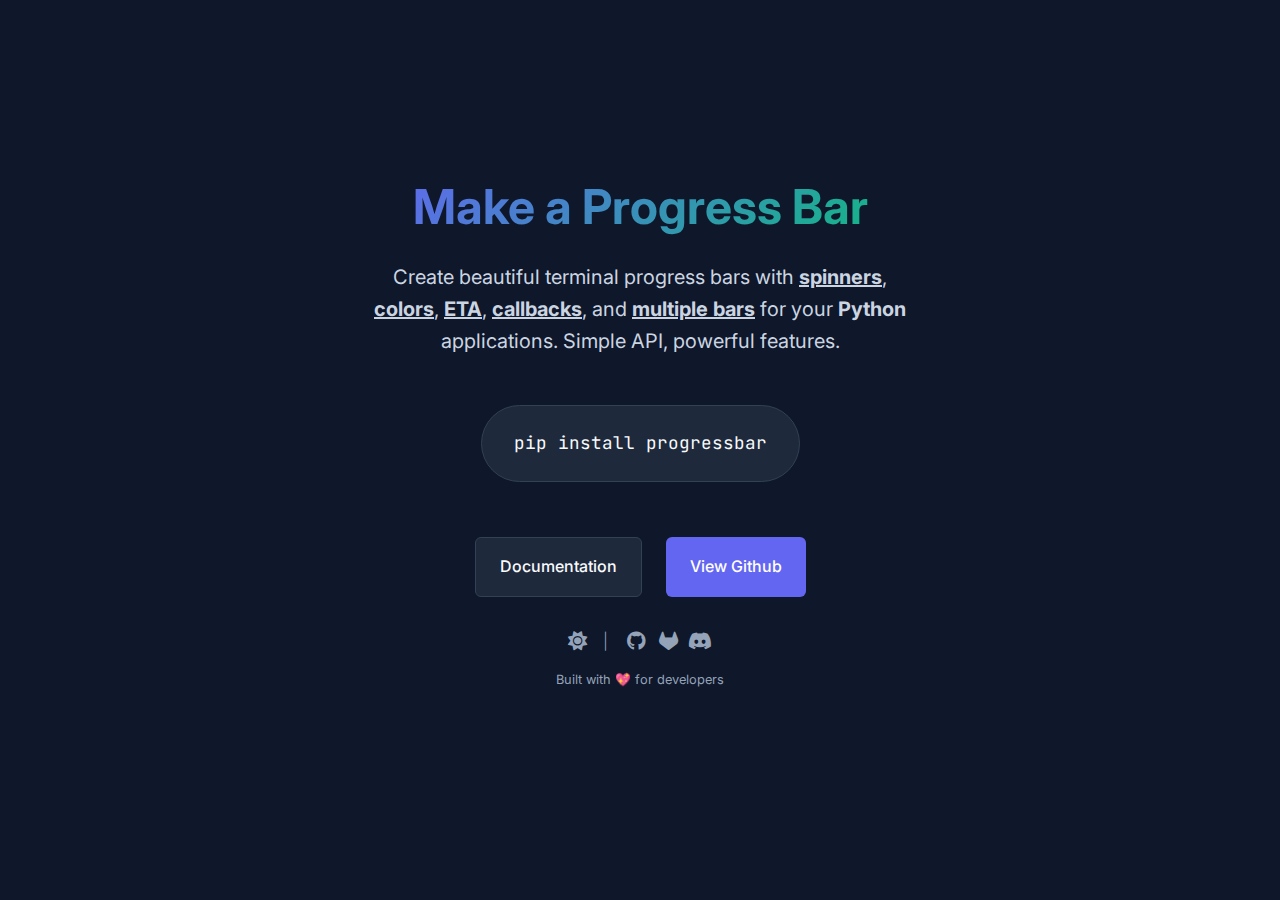
<file: about/index.html>
<!DOCTYPE html>
<html lang="en">
<head>
    <meta charset="UTF-8">
    <meta name="viewport" content="width=device-width, initial-scale=1.0">
    <title>ProgressBar Tool</title>
    <link rel="stylesheet" href="../style.css">
    <link rel="preconnect" href="https://fonts.googleapis.com">
    <link rel="preconnect" href="https://fonts.gstatic.com" crossorigin>
    <link href="https://fonts.googleapis.com/css2?family=Inter:wght@300;400;500;600;700&family=JetBrains+Mono:wght@400;500;600&display=swap" rel="stylesheet">
    <link rel="stylesheet" href="https://cdnjs.cloudflare.com/ajax/libs/font-awesome/6.4.0/css/all.min.css">
</head>
<body>
    <div class="home-container">
        <div class="home-content">
            <header class="home-header">
                <h1>Make a Progress Bar</h1>
                    <p>Create beautiful terminal progress bars with <b><u>spinners</u></b>, <b><u>colors</u></b>, <b><u>ETA</u></b>, <b><u>callbacks</u></b>, and <b><u>multiple bars</u></b> for your <b>Python</b> applications. Simple API, powerful features.</p>
            </header>

            <div class="home-code">
                <pre><code>pip install progressbar</code></pre>
            </div>

            <div class="home-buttons">
                <a href="../documentation/" class="btn btn-grey">Documentation</a>
                <a href="https://github.com/ProgressBars" target="_blank" class="btn btn-purple">View Github</a>
            </div>
            
            <!-- Home Footer -->
            <div class="home-footer">
                <div class="footer-line-1">
                    <button id="theme-toggle" class="theme-btn">
                        <i class="fas fa-moon"></i>
                    </button>
                    <span class="separator">|</span>
                    <div class="social-links">
                        <a href="https://github.com/ProgressBars" target="_blank" title="GitHub">
                            <i class="fab fa-github"></i>
                        </a>
                        <a href="https://gitlab.com/ProgressBars" target="_blank" title="GitLab">
                            <i class="fab fa-gitlab"></i>
                        </a>
                        <a href="https://discord.gg/progressbars" target="_blank" title="Discord">
                            <i class="fab fa-discord"></i>
                        </a>
                    </div>
                </div>
                <div class="footer-line-2">
                    <span>Built with 💖 for developers</span>
                </div>
            </div>
        </div>
    </div>

    <script>
        // No syntax highlighting - just clean code
        function highlightPython(code) {
            return code; // Return code as-is without any highlighting
        }

        // No copy functionality needed
        document.addEventListener('DOMContentLoaded', function() {
            const codeBlocks = document.querySelectorAll('pre code');
            codeBlocks.forEach(block => {
                // Apply syntax highlighting
                block.innerHTML = highlightPython(block.textContent);
                block.classList.add('highlight');
            });
        });

        // Show notification function
        function showNotification(message) {
            // Create notification element
            const notification = document.createElement('div');
            notification.className = 'notification';
            notification.textContent = message;
            
            // Add to body
            document.body.appendChild(notification);
            
            // Show notification
            setTimeout(() => notification.classList.add('show'), 100);
            
            // Hide and remove notification after 2 seconds
            setTimeout(() => {
                notification.classList.remove('show');
                setTimeout(() => document.body.removeChild(notification), 300);
            }, 2000);
        }

        // Theme toggle functionality
        document.addEventListener('DOMContentLoaded', function() {
            const themeBtn = document.getElementById('theme-toggle');
            const isDarkMode = localStorage.getItem('theme') !== 'light';
            
            // Set initial theme
            if (isDarkMode) {
                document.body.classList.add('dark-theme');
                themeBtn.innerHTML = '<i class="fas fa-sun"></i>';
            } else {
                document.body.classList.add('light-theme');
                themeBtn.innerHTML = '<i class="fas fa-moon"></i>';
            }
            
            // Theme toggle click handler
            themeBtn.addEventListener('click', function() {
                const isCurrentlyDark = document.body.classList.contains('dark-theme');
                
                if (isCurrentlyDark) {
                    // Switch to light mode
                    document.body.classList.remove('dark-theme');
                    document.body.classList.add('light-theme');
                    themeBtn.innerHTML = '<i class="fas fa-moon"></i>';
                    localStorage.setItem('theme', 'light');
                } else {
                    // Switch to dark mode
                    document.body.classList.remove('light-theme');
                    document.body.classList.add('dark-theme');
                    themeBtn.innerHTML = '<i class="fas fa-sun"></i>';
                    localStorage.setItem('theme', 'dark');
                }
            });
        });
    </script>
</body>
</html>
</file>
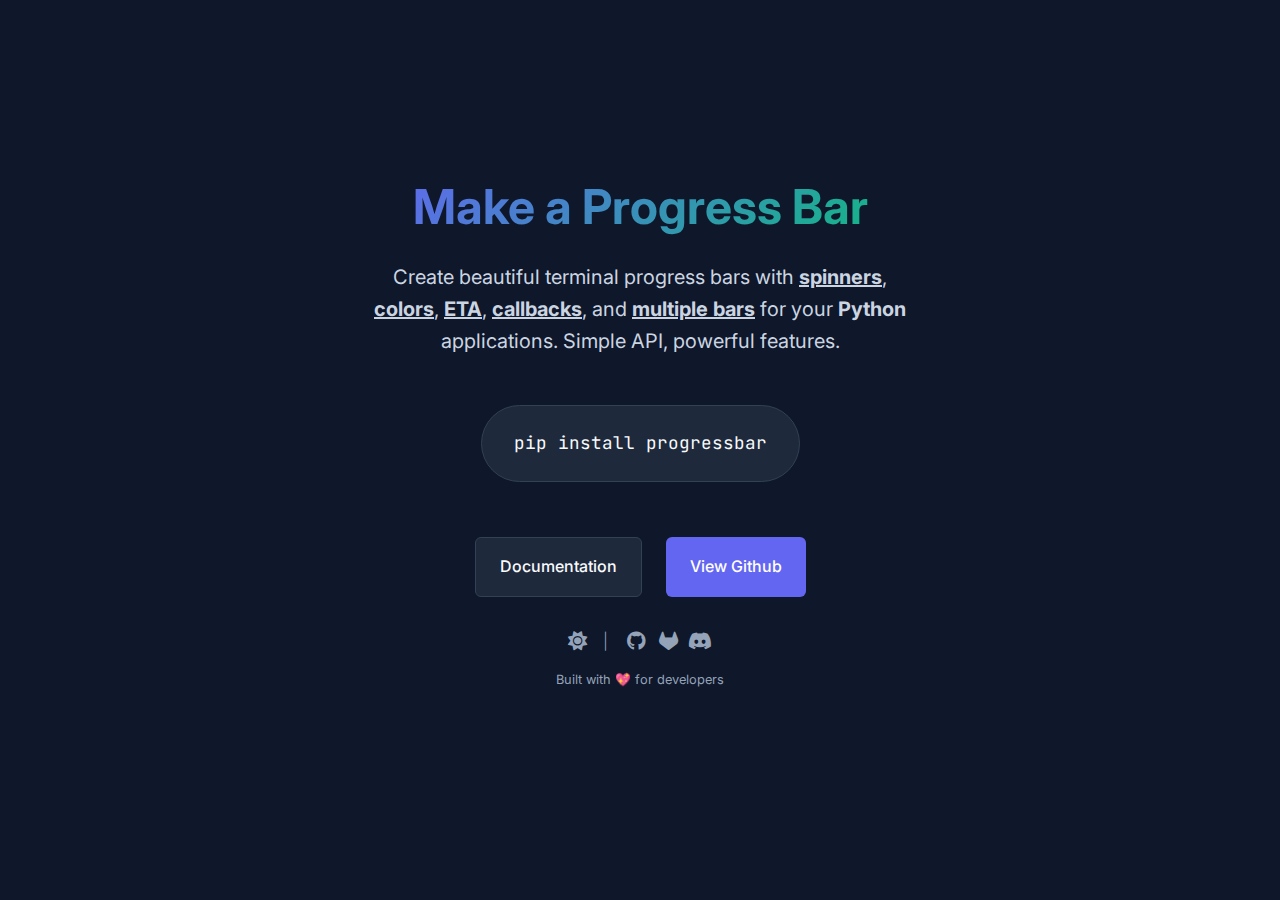
<file: home.html>
<!DOCTYPE html>
<html lang="en">
<head>
    <meta charset="UTF-8">
    <meta name="viewport" content="width=device-width, initial-scale=1.0">
    <title>ProgressBar Tool</title>
    <link rel="stylesheet" href="style.css">
    <link rel="preconnect" href="https://fonts.googleapis.com">
    <link rel="preconnect" href="https://fonts.gstatic.com" crossorigin>
    <link href="https://fonts.googleapis.com/css2?family=Inter:wght@300;400;500;600;700&family=JetBrains+Mono:wght@400;500;600&display=swap" rel="stylesheet">
    <link rel="stylesheet" href="https://cdnjs.cloudflare.com/ajax/libs/font-awesome/6.4.0/css/all.min.css">
</head>
<body>
    <div class="home-container">
        <div class="home-content">
            <header class="home-header">
                <h1>Make a Progress Bar</h1>
                    <p>Create beautiful terminal progress bars with <b><u>spinners</u></b>, <b><u>colors</u></b>, <b><u>ETA</u></b>, <b><u>callbacks</u></b>, and <b><u>multiple bars</u></b> for your <b>Python</b> applications. Simple API, powerful features.</p>
            </header>

            <div class="home-code">
                <pre><code>pip install progressbar</code></pre>
            </div>

            <div class="home-buttons">
                <a href="index.html" class="btn btn-grey">Documentation</a>
                <a href="https://github.com/ProgressBars" target="_blank" class="btn btn-purple">View Github</a>
            </div>
            
            <!-- Home Footer -->
            <div class="home-footer">
                <div class="footer-line-1">
                    <button id="theme-toggle" class="theme-btn">
                        <i class="fas fa-moon"></i>
                    </button>
                    <span class="separator">|</span>
                    <div class="social-links">
                        <a href="https://github.com/ProgressBars" target="_blank" title="GitHub">
                            <i class="fab fa-github"></i>
                        </a>
                        <a href="https://gitlab.com/ProgressBars" target="_blank" title="GitLab">
                            <i class="fab fa-gitlab"></i>
                        </a>
                        <a href="https://discord.gg/progressbars" target="_blank" title="Discord">
                            <i class="fab fa-discord"></i>
                        </a>
                    </div>
                </div>
                <div class="footer-line-2">
                    <span>Built with 💖 for developers</span>
                </div>
            </div>
        </div>
    </div>

    <script>
        // No syntax highlighting - just clean code
        function highlightPython(code) {
            return code; // Return code as-is without any highlighting
        }

        // No copy functionality needed
        document.addEventListener('DOMContentLoaded', function() {
            const codeBlocks = document.querySelectorAll('pre code');
            codeBlocks.forEach(block => {
                // Apply syntax highlighting
                block.innerHTML = highlightPython(block.textContent);
                block.classList.add('highlight');
            });
        });

        // Show notification function
        function showNotification(message) {
            // Create notification element
            const notification = document.createElement('div');
            notification.className = 'notification';
            notification.textContent = message;
            
            // Add to body
            document.body.appendChild(notification);
            
            // Show notification
            setTimeout(() => notification.classList.add('show'), 100);
            
            // Hide and remove notification after 2 seconds
            setTimeout(() => {
                notification.classList.remove('show');
                setTimeout(() => document.body.removeChild(notification), 300);
            }, 2000);
        }

        // Theme toggle functionality
        document.addEventListener('DOMContentLoaded', function() {
            const themeBtn = document.getElementById('theme-toggle');
            const isDarkMode = localStorage.getItem('theme') !== 'light';
            
            // Set initial theme
            if (isDarkMode) {
                document.body.classList.add('dark-theme');
                themeBtn.innerHTML = '<i class="fas fa-sun"></i>';
            } else {
                document.body.classList.add('light-theme');
                themeBtn.innerHTML = '<i class="fas fa-moon"></i>';
            }
            
            // Theme toggle click handler
            themeBtn.addEventListener('click', function() {
                const isCurrentlyDark = document.body.classList.contains('dark-theme');
                
                if (isCurrentlyDark) {
                    // Switch to light mode
                    document.body.classList.remove('dark-theme');
                    document.body.classList.add('light-theme');
                    themeBtn.innerHTML = '<i class="fas fa-moon"></i>';
                    localStorage.setItem('theme', 'light');
                } else {
                    // Switch to dark mode
                    document.body.classList.remove('light-theme');
                    document.body.classList.add('dark-theme');
                    themeBtn.innerHTML = '<i class="fas fa-sun"></i>';
                    localStorage.setItem('theme', 'dark');
                }
            });
        });
    </script>
</body>
</html>
</file>
<file: style.css>
/* Modern CSS Reset */
*,
*::before,
*::after {
    box-sizing: border-box;
    margin: 0;
    padding: 0;
}

/* CSS Custom Properties */
:root {
    /* Colors */
    --primary: #6366f1;
    --primary-dark: #4f46e5;
    --primary-light: #818cf8;
    --secondary: #10b981;
    --accent: #f59e0b;
    
    /* Grays */
    --gray-50: #f9fafb;
    --gray-100: #f3f4f6;
    --gray-200: #e5e7eb;
    --gray-300: #d1d5db;
    --gray-400: #9ca3af;
    --gray-500: #6b7280;
    --gray-600: #4b5563;
    --gray-700: #374151;
    --gray-800: #1f2937;
    --gray-900: #111827;
    
    /* Dark theme */
    --bg-primary: #0f172a;
    --bg-secondary: #1e293b;
    --bg-tertiary: #334155;
    --text-primary: #f8fafc;
    --text-secondary: #cbd5e1;
    --text-muted: #94a3b8;
    --border: #334155;
    --border-light: #475569;
    
    /* Light theme */
    --light-bg-primary: #ffffff;
    --light-bg-secondary: #f8fafc;
    --light-bg-tertiary: #e2e8f0;
    --light-text-primary: #1e293b;
    --light-text-secondary: #475569;
    --light-text-muted: #64748b;
    --light-border: #e2e8f0;
    --light-border-light: #cbd5e1;
    
    /* Spacing */
    --space-xs: 0.25rem;
    --space-sm: 0.5rem;
    --space-md: 1rem;
    --space-lg: 1.5rem;
    --space-xl: 2rem;
    --space-2xl: 3rem;
    
    /* Typography */
    --font-sans: 'Inter', -apple-system, BlinkMacSystemFont, 'Segoe UI', Roboto, sans-serif;
    --font-mono: 'JetBrains Mono', 'Fira Code', 'Monaco', 'Consolas', monospace;
    
    /* Layout */
    --sidebar-width: 280px;
    --header-height: 60px;
}

/* Base styles */
html {
    scroll-behavior: smooth;
}

body {
    font-family: var(--font-sans);
    background: var(--bg-primary);
    color: var(--text-primary);
    line-height: 1.6;
    font-size: 16px;
    -webkit-font-smoothing: antialiased;
    -moz-osx-font-smoothing: grayscale;
}

/* Layout */
.layout {
    display: flex;
    min-height: 100vh;
}

/* Sidebar */
.sidebar {
    width: var(--sidebar-width);
    background: var(--bg-secondary);
    border-right: 1px solid var(--border);
    position: fixed;
    height: 100vh;
    overflow-y: auto;
    z-index: 100;
}

.sidebar-header {
    padding: var(--space-lg);
    border-bottom: 1px solid var(--border);
}

.sidebar-header h1 {
    font-size: 1.5rem;
    font-weight: 700;
    color: var(--primary-light);
    margin: 0;
}

.sidebar-header h1 a {
    color: inherit;
    text-decoration: none;
}

.sidebar-header h1 a:hover {
    color: inherit;
    text-decoration: none;
}

/* Sidebar Footer */
.sidebar-footer {
    position: absolute;
    bottom: 0;
    left: 0;
    right: 0;
    padding: var(--space-lg);
    border-top: 1px solid var(--border);
    background: var(--bg-secondary);
}

.footer-line-1 {
    display: flex;
    align-items: center;
    justify-content: center;
    gap: var(--space-md);
    margin-bottom: var(--space-md);
}

.theme-btn {
    background: none;
    border: none;
    color: var(--text-muted);
    cursor: pointer;
    font-size: 1.2rem;
    transition: var(--transition);
    padding: 0;
    display: flex;
    align-items: center;
    justify-content: center;
}

.theme-btn:hover {
    color: var(--primary-light);
}

.separator {
    color: var(--text-muted);
    font-size: 1rem;
    font-weight: 300;
}

.social-links {
    display: flex;
    gap: var(--space-sm);
}

.social-links a {
    color: var(--text-muted);
    text-decoration: none;
    font-size: 1.2rem;
    transition: var(--transition);
    padding: var(--space-xs);
    border-radius: var(--radius-sm);
    width: 24px;
    height: 24px;
    display: flex;
    align-items: center;
    justify-content: center;
}

.social-links a:hover {
    color: var(--primary-light);
    background: var(--bg-tertiary);
}

.footer-line-2 {
    text-align: center;
    font-size: 0.8rem;
    color: var(--text-muted);
}

.sidebar-nav {
    padding: var(--space-md) 0;
}

.nav-section {
    margin-bottom: var(--space-lg);
}

.nav-section-title {
    font-size: 0.75rem;
    font-weight: 600;
    text-transform: uppercase;
    letter-spacing: 0.05em;
    color: var(--text-muted);
    padding: 0 var(--space-lg);
    margin-bottom: var(--space-sm);
}

.nav-links {
    list-style: none;
}

.nav-links li {
    margin: 0;
}

.nav-links a {
    display: block;
    padding: var(--space-sm) var(--space-lg);
    color: var(--text-secondary);
    text-decoration: none;
    transition: all 0.2s ease;
    border-left: 3px solid transparent;
}

.nav-links a:hover {
    background: var(--bg-tertiary);
    color: var(--text-primary);
}

.nav-links a.active {
    background: var(--bg-tertiary);
    color: var(--primary-light);
    border-left-color: var(--primary);
}

/* Main content */
.main-content {
    flex: 1;
    margin-left: var(--sidebar-width);
    min-height: 100vh;
}

.content {
    max-width: 800px;
    margin: 0 auto;
    padding: var(--space-2xl) var(--space-xl);
}

/* Typography */
h1, h2, h3, h4, h5, h6 {
    font-weight: 600;
    line-height: 1.25;
    color: var(--text-primary);
    margin-bottom: var(--space-md);
}

h1 {
    font-size: 2.5rem;
    font-weight: 700;
    margin-bottom: var(--space-lg);
}

h2 {
    font-size: 2rem;
    margin-top: var(--space-2xl);
    margin-bottom: var(--space-lg);
    padding-bottom: var(--space-sm);
    border-bottom: 1px solid var(--border);
}

h3 {
    font-size: 1.5rem;
    margin-top: var(--space-xl);
    margin-bottom: var(--space-md);
    color: var(--primary-light);
}

h4 {
    font-size: 1.25rem;
    margin-top: var(--space-lg);
    margin-bottom: var(--space-sm);
    color: var(--text-secondary);
}

p {
    margin-bottom: var(--space-md);
    color: var(--text-secondary);
    font-size: 1rem;
}

/* Code blocks */
pre {
    background: var(--bg-secondary);
    border: 1px solid var(--border);
    border-radius: 8px;
    padding: var(--space-lg);
    overflow-x: auto;
    margin: var(--space-lg) 0;
    position: relative;
    font-family: var(--font-mono);
    font-size: 0.9rem;
    line-height: 1.5;
}

pre code {
    color: var(--text-primary);
    background: none;
    padding: 0;
    border-radius: 0;
}

/* Copy button */
.copy-btn {
    position: absolute;
    top: var(--space-md);
    right: var(--space-md);
    background: var(--bg-tertiary);
    border: 1px solid var(--border);
    color: var(--text-muted);
    padding: var(--space-sm);
    border-radius: 6px;
    cursor: pointer;
    font-size: 1rem;
    transition: all 0.2s ease;
    width: 32px;
    height: 32px;
    display: flex;
    align-items: center;
    justify-content: center;
}

.copy-btn:hover {
    background: var(--primary);
    color: white;
    border-color: var(--primary);
}

/* Inline code */
code {
    background: var(--bg-tertiary);
    color: var(--primary-light);
    padding: 0.2em 0.4em;
    border-radius: 4px;
    font-family: var(--font-mono);
    font-size: 0.9em;
}

/* Python syntax highlighting */
.highlight {
    color: var(--text-primary);
}

.highlight .keyword {
    color: #c678dd;
    font-weight: 600;
}

.highlight .string {
    color: #98c379;
}

.highlight .comment {
    color: #5c6370;
    font-style: italic;
}

.highlight .function {
    color: #61afef;
    font-weight: 500;
}

.highlight .class {
    color: #e5c07b;
    font-weight: 600;
}

.highlight .number {
    color: #d19a66;
}

.highlight .operator {
    color: #56b6c2;
}

.highlight .builtin {
    color: #e06c75;
    font-weight: 500;
}

/* Lists */
ul, ol {
    margin-bottom: var(--space-md);
    padding-left: var(--space-lg);
}

li {
    margin-bottom: var(--space-sm);
    color: var(--text-secondary);
}

/* Tables */
table {
    width: 100%;
    border-collapse: collapse;
    margin: var(--space-lg) 0;
    background: var(--bg-secondary);
    border-radius: 8px;
    overflow: hidden;
}

th, td {
    padding: var(--space-md);
    text-align: left;
    border-bottom: 1px solid var(--border);
}

th {
    background: var(--bg-tertiary);
    color: var(--text-primary);
    font-weight: 600;
}

td {
    color: var(--text-secondary);
}

/* Buttons */
.btn {
    display: inline-flex;
    align-items: center;
    gap: var(--space-sm);
    padding: var(--space-md) var(--space-lg);
    background: var(--primary);
    color: white;
    text-decoration: none;
    border-radius: 6px;
    font-weight: 500;
    transition: all 0.2s ease;
    border: none;
    cursor: pointer;
    font-size: 1rem;
}

.btn:hover {
    background: var(--primary-dark);
    transform: translateY(-1px);
}

/* Hero section */
.hero {
    text-align: center;
    padding: var(--space-2xl) 0;
    margin-bottom: var(--space-2xl);
}

.hero h1 {
    font-size: 3rem;
    margin-bottom: var(--space-md);
    background: linear-gradient(135deg, var(--primary) 0%, var(--secondary) 100%);
    -webkit-background-clip: text;
    -webkit-text-fill-color: transparent;
    background-clip: text;
}

.hero p {
    font-size: 1.25rem;
    color: var(--text-muted);
    max-width: 600px;
    margin: 0 auto var(--space-xl);
}

/* Features grid */
.features {
    display: grid;
    grid-template-columns: repeat(auto-fit, minmax(250px, 1fr));
    gap: var(--space-lg);
    margin: var(--space-xl) 0;
}

.feature-card {
    background: var(--bg-secondary);
    border: 1px solid var(--border);
    border-radius: 8px;
    padding: var(--space-lg);
    transition: all 0.2s ease;
}

.feature-card:hover {
    border-color: var(--primary);
    transform: translateY(-2px);
}

.feature-card h3 {
    color: var(--primary-light);
    margin-bottom: var(--space-sm);
    font-size: 1.1rem;
}

.feature-card p {
    color: var(--text-muted);
    font-size: 0.9rem;
    margin: 0;
}

/* Responsive design */
@media (max-width: 768px) {
    .sidebar {
        transform: translateX(-100%);
        transition: transform 0.3s ease;
    }
    
    .sidebar.open {
        transform: translateX(0);
    }
    
    .main-content {
        margin-left: 0;
    }
    
    .content {
        padding: var(--space-lg) var(--space-md);
    }
    
    .hero h1 {
        font-size: 2rem;
    }
    
    .hero p {
        font-size: 1.1rem;
    }
    
    .features {
        grid-template-columns: 1fr;
    }
}

/* Mobile menu button */
.mobile-menu-btn {
    display: none;
    position: fixed;
    top: var(--space-md);
    left: var(--space-md);
    z-index: 200;
    background: var(--bg-secondary);
    border: 1px solid var(--border);
    color: var(--text-primary);
    padding: var(--space-sm);
    border-radius: 6px;
    cursor: pointer;
    font-size: 1.2rem;
}

@media (max-width: 768px) {
    .mobile-menu-btn {
        display: block;
    }
}

/* Scrollbar styling */
::-webkit-scrollbar {
    width: 6px;
}

::-webkit-scrollbar-track {
    background: var(--bg-secondary);
}

::-webkit-scrollbar-thumb {
    background: var(--border-light);
    border-radius: 3px;
}

::-webkit-scrollbar-thumb:hover {
    background: var(--primary);
}

/* Section styling */
.doc-section {
    display: none;
    margin-bottom: var(--space-3xl);
    padding-bottom: var(--space-2xl);
}

.doc-section.active {
    display: block;
}

.section-header {
    display: flex;
    align-items: center;
    gap: var(--space-md);
    margin-bottom: var(--space-xl);
}

.section-number {
    background: var(--primary);
    color: white;
    width: 40px;
    height: 40px;
    border-radius: 50%;
    display: flex;
    align-items: center;
    justify-content: center;
    font-weight: 600;
    font-size: 0.9rem;
}

.section-nav {
    display: flex;
    justify-content: space-between;
    align-items: center;
    margin-top: var(--space-2xl);
    padding-top: var(--space-xl);
    border-top: 1px solid var(--border);
}

.section-info {
    display: flex;
    align-items: center;
    gap: var(--space-md);
    color: var(--text-muted);
    font-size: 0.9rem;
}

.section-info .section-number {
    background: var(--bg-tertiary);
    color: var(--text-muted);
    width: 30px;
    height: 30px;
    font-size: 0.8rem;
}

.section-info .section-name {
    font-weight: 500;
}

/* Notification styling */
.notification {
    position: fixed;
    bottom: 30px;
    left: 50%;
    transform: translateX(-50%) translateY(100px);
    background: var(--primary);
    color: white;
    padding: var(--space-md) var(--space-xl);
    border-radius: var(--radius-lg);
    font-weight: 500;
    font-size: 0.9rem;
    z-index: 1000;
    opacity: 0;
    transition: all 0.3s cubic-bezier(0.4, 0, 0.2, 1);
    box-shadow: var(--shadow-xl);
}

.notification.show {
    opacity: 1;
    transform: translateX(-50%) translateY(0);
}

/* Light theme styles */
.light-theme {
    --bg-primary: var(--light-bg-primary);
    --bg-secondary: var(--light-bg-secondary);
    --bg-tertiary: var(--light-bg-tertiary);
    --text-primary: var(--light-text-primary);
    --text-secondary: var(--light-text-secondary);
    --text-muted: var(--light-text-muted);
    --border: var(--light-border);
    --border-light: var(--light-border-light);
}

/* Home page styles */
.home-container {
    min-height: 100vh;
    display: flex;
    align-items: center;
    justify-content: center;
    background: var(--bg-primary);
    overflow: hidden; /* Make page unscrollable */
}

.home-content {
    text-align: center;
    max-width: 600px;
    padding: var(--space-xl);
}

.home-header h1 {
    font-size: 3rem;
    font-weight: 700;
    margin-bottom: var(--space-lg);
    background: linear-gradient(135deg, var(--primary) 0%, var(--secondary) 100%);
    -webkit-background-clip: text;
    -webkit-text-fill-color: transparent;
    background-clip: text;
    white-space: nowrap;
}

.home-header p {
    font-size: 1.25rem;
    color: var(--text-secondary);
    margin-bottom: var(--space-2xl);
    line-height: 1.6;
}

.home-code {
    margin: var(--space-2xl) 0;
}

.home-code pre {
    background: var(--bg-secondary);
    border: 1px solid var(--border);
    border-radius: 50px;
    padding: var(--space-lg) var(--space-xl);
    margin: 0;
    display: inline-block;
    min-width: 300px;
}

.home-code code {
    font-family: var(--font-mono);
    font-size: 1.1rem;
    color: var(--text-primary);
}

.home-buttons {
    display: flex;
    gap: var(--space-lg);
    justify-content: center;
    margin-top: var(--space-2xl);
}

.btn-grey {
    background: var(--bg-secondary);
    color: var(--text-primary);
    border: 1px solid var(--border);
}

.btn-grey:hover {
    background: var(--bg-tertiary);
    border-color: var(--primary);
}

.btn-purple {
    background: var(--primary);
    color: white;
}

.btn-purple:hover {
    background: var(--primary-dark);
}

/* Home Footer */
.home-footer {
    margin-top: var(--space-3xl);
    padding: var(--space-xl) 0;
    text-align: center;
}

.home-footer .footer-line-1 {
    display: flex;
    align-items: center;
    justify-content: center;
    gap: var(--space-md);
    margin-bottom: var(--space-md);
}

.home-footer .theme-btn {
    background: none;
    border: none;
    color: var(--text-muted);
    cursor: pointer;
    font-size: 1.2rem;
    transition: var(--transition);
    padding: 0;
    display: flex;
    align-items: center;
    justify-content: center;
}

.home-footer .theme-btn:hover {
    color: var(--primary-light);
}

.home-footer .separator {
    color: var(--text-muted);
    font-size: 1rem;
    font-weight: 300;
}

.home-footer .social-links {
    display: flex;
    gap: var(--space-sm);
}

.home-footer .social-links a {
    color: var(--text-muted);
    text-decoration: none;
    font-size: 1.2rem;
    transition: var(--transition);
    padding: var(--space-xs);
    border-radius: var(--radius-sm);
    width: 24px;
    height: 24px;
    display: flex;
    align-items: center;
    justify-content: center;
}

.home-footer .social-links a:hover {
    color: var(--primary-light);
    background: var(--bg-tertiary);
}

.home-footer .footer-line-2 {
    text-align: center;
    font-size: 0.8rem;
    color: var(--text-muted);
}

/* Documentation Footer */
.docs-footer {
    margin-top: var(--space-3xl);
    padding: var(--space-xl) 0;
    text-align: center;
    border-top: 1px solid var(--border);
}

.docs-footer .footer-line-1 {
    display: flex;
    align-items: center;
    justify-content: center;
    gap: var(--space-md);
    margin-bottom: var(--space-md);
}

.docs-footer .theme-btn {
    background: none;
    border: none;
    color: var(--text-muted);
    cursor: pointer;
    font-size: 1.2rem;
    transition: var(--transition);
    padding: 0;
    display: flex;
    align-items: center;
    justify-content: center;
}

.docs-footer .theme-btn:hover {
    color: var(--primary-light);
}

.docs-footer .separator {
    color: var(--text-muted);
    font-size: 1rem;
    font-weight: 300;
}

.docs-footer .social-links {
    display: flex;
    gap: var(--space-sm);
}

.docs-footer .social-links a {
    color: var(--text-muted);
    text-decoration: none;
    font-size: 1.2rem;
    transition: var(--transition);
    padding: var(--space-xs);
    border-radius: var(--radius-sm);
    width: 24px;
    height: 24px;
    display: flex;
    align-items: center;
    justify-content: center;
}

.docs-footer .social-links a:hover {
    color: var(--primary-light);
    background: var(--bg-tertiary);
}

.docs-footer .footer-line-2 {
    text-align: center;
    font-size: 0.8rem;
    color: var(--text-muted);
}

/* Selection styling */
::selection {
    background: rgba(99, 102, 241, 0.3);
    color: var(--text-primary);
}
</file>
